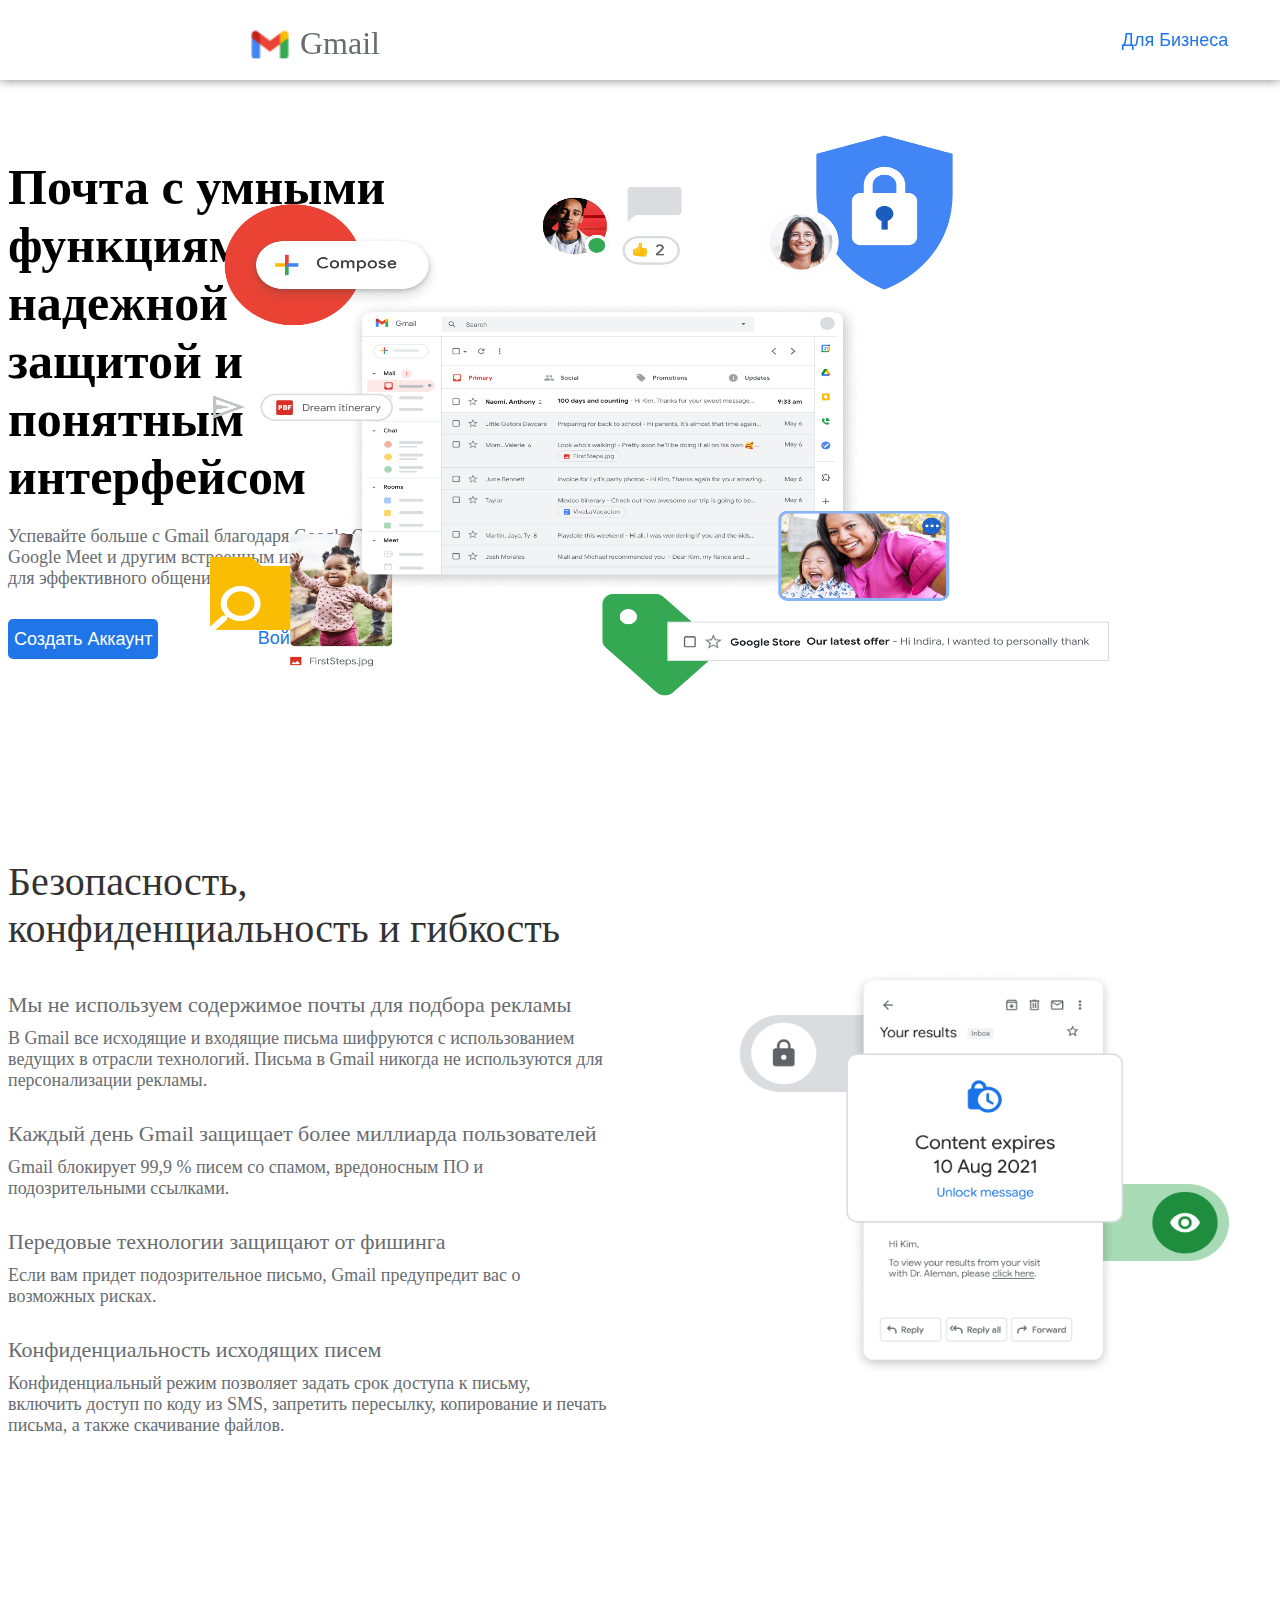
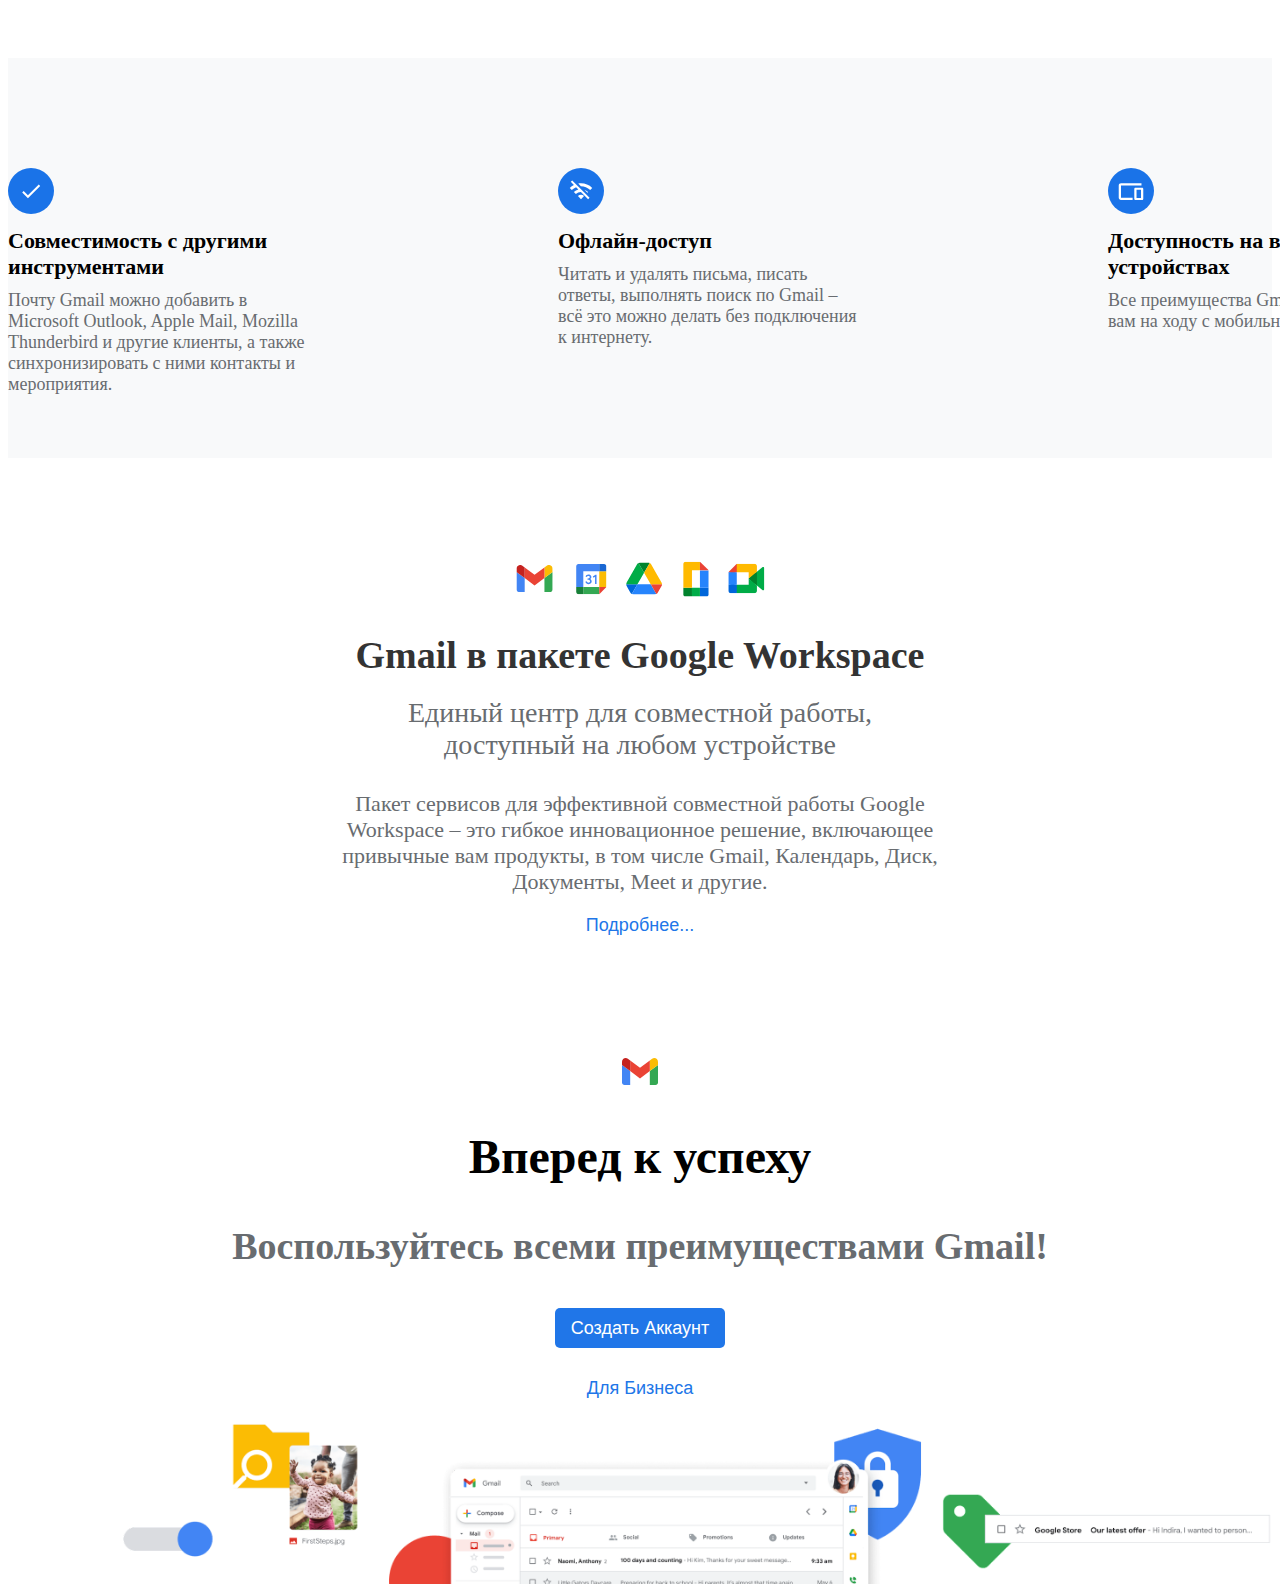
<file: index.html>
<!DOCTYPE html>
<html>
<head>
	<meta charset="utf-8">
	<link rel="stylesheet" type="text/css" href="style.css">
	<link rel="shortcut icon" href="images/google_icon-icons.com_62736.svg" type="image/png">
	<title>Gmail</title>
</head>
<body>



 <header class="header">
 	<div class="header__logo">
 		<a href="#"><img src="images\logo-gmail.png" style="width: 40px; height: 40px;"></a>
 	</div>
 	<div class="header__title"><a href="#" style=" text-decoration: none; color: #686C70">Gmail</a></div>
 	<div class="header__business">
 		<a href="https://workspace.google.com/products/gmail/index.html?utm_source=gmailforwork&utm_medium=et&utm_campaign=global-xsell-website-ft-gmail_for_work_googleworkspacelink&utm_content=forwork"><input type="button" name="Business" value="Для Бизнеса" style="width: 150px; height: 40px;  font-size: 18px; color: #2076E8; background: none; border: 3px silver;  cursor: pointer; "></a>
 	</div>
 	<div class="header__log">
 		<a href="sign.html"><input type="button" name="log" value="Войти" style="width: 150px; height: 40px;  font-size: 18px; color: #2076E8; background: none; border: 3px silver; border-radius: 5px; cursor: pointer; border: 1px solid silver;"></a>
 	</div>
 	<div class="header__regis">
 	<a href="regis.html"><input type="button" name="regis" value="Создать Аккаунт" style="width: 170px; height: 40px;  font-size: 18px; color: #fff; background: #2076E8; border: 3px silver; border-radius: 5px; cursor: pointer;"></a>
 	</div>
 	</header>

  <div class="container">
  	<div class="container-left">
  		<div class="left__title">Почта с умными функциями, надежной защитой и понятным интерфейсом</div>
  		<div class="left__text">Успевайте больше с Gmail благодаря Google Chat, Google Meet и другим встроенным инструментам для эффективного общения.</div>
  		<div class="soz"><input type="button" name="Business" value="Создать Аккаунт" style="width: 150px; height: 40px;  font-size: 18px; color: #fff; background: #2076E8; border: 3px silver;  cursor: pointer; border-radius: 5px; "></div>
  		<div class="inp"><input type="button" name="Business" value="Войти" style="width: 150px; height: 40px;  font-size: 18px; color: #2076E8; background: none; border: 3px silver;  cursor: pointer; border-radius: 5px;">
      </div> 	
   	</div>
    <div class="container-right">
      <img src="images\foto.png" style="width: 900px; height: 600px">
    </div>
  </div>

  <div class="info">
    <div class="info-right">
      <div class="right__suptitle">Безопасность, конфиденциальность и гибкость</div>
      <a href="#"><div class="right__title">Мы не используем содержимое почты для подбора рекламы</div>
      <div class="right__text">В Gmail все исходящие и входящие письма шифруются с использованием ведущих в отрасли технологий. Письма в Gmail никогда не используются для персонализации рекламы.
</div></a>

      <a href="#"><div class="right__title">Каждый день Gmail защищает более миллиарда пользователей</div>
      <div class="right__text">Gmail блокирует 99,9 % писем со спамом, вредоносным ПО и подозрительными ссылками.
</div></a>

      <a href="#"><div class="right__title">Передовые технологии защищают от фишинга</div>
      <div class="right__text">Если вам придет подозрительное письмо, Gmail предупредит вас о возможных рисках.</div></a>

      <a href="#"><div class="right__title">Конфиденциальность исходящих писем</div>
      <div class="right__text">Конфиденциальный режим позволяет задать срок доступа к письму, включить доступ по коду из SMS, запретить пересылку, копирование и печать письма, а также скачивание файлов.</div></a>
    </div>
    <div class="info-left">
      <img id="pic" src="images\foto.png" style="width: 700px; height:  500px;">
      <script>
        const IMAGE_SOURCES = [
  'images/foto1.png', 
  'images/foto2.png', 
  'images/foto5.png', 
  'images/foto7.png', 
  'images/foto8.png'
]; 

var srcGen = imageSrcGenerator(IMAGE_SOURCES), 
    imgEl  = document.getElementById('pic'); 
imgEl.addEventListener('click', function () {
  this.src = srcGen.next().value; 
}); 
imgEl.click(); 

function* imageSrcGenerator(srcArr) {
  let i = -1;
  while (++i < srcArr.length || !(i = 0))
    yield srcArr[i]; 
}
      </script>
      </div>
  </div>

  <div class="icon-info">
    <div class="box">
    <div class="bloc1" style="width:300px;">
      <div class="icon"><svg width="46" height="46" viewBox="0 0 46 46" fill="none" xmlns="http://www.w3.org/2000/svg"><circle cx="23" cy="23" r="23" fill="#1A73E8"></circle><path d="M19.9334 27.2936L15.6401 23.0002L14.209 24.4313L19.9334 30.1558L32.2001 17.8891L30.769 16.458L19.9334 27.2936Z" fill="white"></path></svg></div>
      <div class="icon__title">Совместимость с другими инструментами</div>
      <div class="icon__text">Почту Gmail можно добавить в Microsoft Outlook, Apple Mail, Mozilla Thunderbird и другие клиенты, а также синхронизировать с ними контакты и мероприятия.</div>
    </div>
    <div class="bloc2" style="width:300px;">
      <div class="icon"><svg width="46" height="46" viewBox="0 0 46 46" fill="none" xmlns="http://www.w3.org/2000/svg">
  <circle cx="23" cy="23" r="23" fill="#1A73E8"></circle>
  <path d="M32.2003 21.9782L34.2447 19.9337C30.4319 16.1208 25.1776 14.6693 20.2403 15.5279L22.8776 18.1653C26.251 18.1448 29.6345 19.4124 32.2003 21.9782ZM19.9336 28.1115L23.0003 31.1782L26.067 28.1115C24.3803 26.4146 21.6305 26.4146 19.9336 28.1115ZM30.1559 24.0226C29.0519 22.9186 27.7434 22.1315 26.3532 21.6408L29.4403 24.7279L30.1559 24.0226ZM14.2194 12.4102L12.7781 13.8515L15.8959 16.9693C14.4034 17.7155 13.003 18.6968 11.7559 19.9337L13.8003 21.9782C15.0576 20.7208 16.5092 19.7702 18.063 19.1364L20.3527 21.4262C18.6967 21.8657 17.143 22.7346 15.8447 24.0226L17.8892 26.067C19.2692 24.687 21.0683 23.9817 22.8879 23.9613L30.1252 31.1986L31.5665 29.7573L14.2194 12.4102Z" fill="white"></path>
</svg></div>
      <div class="icon__title">Офлайн-доступ</div>
      <div class="icon__text">Читать и удалять письма, писать ответы, выполнять поиск по Gmail – всё это можно делать без подключения к интернету.</div>
    </div>
    <div class="bloc3" style="width:300px;">
      <div class="icon"><svg width="46" height="46" viewBox="0 0 46 46" fill="none" xmlns="http://www.w3.org/2000/svg">
  <circle cx="23" cy="23" r="23" fill="#1A73E8"></circle>
  <path d="M34.1452 19.7549H27.4135C26.8525 19.7549 26.2915 20.2616 26.2915 20.7683V30.9022C26.2915 31.4089 26.8525 31.9156 27.4135 31.9156H34.1452C34.7062 31.9156 35.2672 31.4089 35.2672 30.9022V20.7683C35.2672 20.2616 34.7062 19.7549 34.1452 19.7549ZM33.0232 29.8888H28.5354V21.7817H33.0232V29.8888Z" fill="white"></path>
  <path d="M13.0072 17.4059H33.4718V15.333H13.0072C11.7566 15.333 10.7334 16.2658 10.7334 17.4059V29.8429C10.7334 30.983 11.7566 31.9158 13.0072 31.9158H24.6038V29.8429H13.0072V17.4059Z" fill="white"></path>
</svg></div>
      <div class="icon__title">Доступность на всех устройствах</div>
      <div class="icon__text">Все преимущества Gmail доступны вам на ходу с мобильных устройств.</div>
    </div>
  </div>
  </div>

  <footer class="footer">
    <div class="footer__box">
    <div class="footer-icon">
      <svg width="253" height="41" viewBox="0 0 253 41" fill="none" xmlns="http://www.w3.org/2000/svg">
  <g clip-path="url(#clip0)">
  <path d="M4.93546 34.0295H10.6934V20.0895L2.46777 13.9395V31.5695C2.46777 32.9225 3.57823 34.0295 4.93546 34.0295Z" fill="#4285F4"></path>
  <path d="M30.4351 34.0295H36.193C37.5502 34.0295 38.6607 32.9225 38.6607 31.5695V13.9395L30.4351 20.0895V34.0295Z" fill="#34A853"></path>
  <path d="M30.4351 9.42959V20.0896L38.6607 13.9396V10.6596C38.6607 7.62559 35.1648 5.86259 32.7382 7.70759L30.4351 9.42959Z" fill="#FBBC04"></path>
  <path fill-rule="evenodd" clip-rule="evenodd" d="M10.6934 20.0897V9.42969L20.5641 16.8097L30.4348 9.42969V20.0897L20.5641 27.4697L10.6934 20.0897Z" fill="#EA4335"></path>
  <path d="M2.46777 10.6603V13.9403L10.6934 20.0903V9.43028L8.39022 7.70828C5.96366 5.90428 2.46777 7.62628 2.46777 10.6603Z" fill="#C5221F"></path>
  </g>
  <g clip-path="url(#clip1)">
  <path d="M85.2471 13.1689H69.2944V29.072H85.2471V13.1689Z" fill="white"></path>
  <path d="M72.5649 25.494C71.9667 25.0964 71.5679 24.5001 71.3286 23.7447L72.7245 23.1881C72.8441 23.6652 73.0834 24.023 73.3626 24.3013C73.6816 24.5796 74.0406 24.6988 74.4793 24.6988C74.918 24.6988 75.3168 24.5796 75.6358 24.3013C75.9549 24.023 76.1144 23.6652 76.1144 23.2676C76.1144 22.8302 75.9549 22.4724 75.596 22.1941C75.237 21.9158 74.8382 21.7965 74.3197 21.7965H73.5221V20.4448H74.24C74.6787 20.4448 75.0376 20.3255 75.3567 20.087C75.6757 19.8484 75.7954 19.5304 75.7954 19.093C75.7954 18.7352 75.6757 18.4172 75.3966 18.2184C75.1174 17.9798 74.7983 17.9003 74.3596 17.9003C73.9608 17.9003 73.6418 18.0196 73.4025 18.2184C73.1632 18.4172 73.0036 18.6955 72.884 19.0135L71.528 18.4569C71.7274 17.9401 72.0465 17.5027 72.5251 17.1052C73.0036 16.7076 73.6418 16.5088 74.3995 16.5088C74.9579 16.5088 75.4763 16.6281 75.915 16.8268C76.3537 17.0256 76.7127 17.3437 76.9519 17.7413C77.1912 18.1388 77.3508 18.5364 77.3508 19.0135C77.3508 19.4906 77.2311 19.9279 76.9918 20.246C76.7525 20.6038 76.4734 20.8424 76.1144 21.0412V21.1207C76.5531 21.3195 76.9519 21.5978 77.2311 21.9953C77.5103 22.3929 77.6698 22.8302 77.6698 23.3868C77.6698 23.9435 77.5502 24.4205 77.271 24.8181C76.9918 25.2555 76.6329 25.5735 76.1144 25.8121C75.6358 26.0506 75.0775 26.1699 74.4793 26.1699C73.8013 26.0904 73.1632 25.8916 72.5649 25.494Z" fill="#4285F4"></path>
  <path d="M81.0589 18.6558L79.5434 19.7691L78.7856 18.6161L81.4976 16.668H82.5345V25.8917H81.0589V18.6558Z" fill="#4285F4"></path>
  <path d="M85.2471 29.0723H69.2944V36.2286H85.2471V29.0723Z" fill="#34A853"></path>
  <path d="M85.2472 6.0127H64.5086C63.1925 6.0127 62.1157 7.08615 62.1157 8.39815V29.0721H69.2944V13.1691H85.2472V6.0127Z" fill="#4285F4"></path>
  <path d="M62.1157 29.0723V33.8432C62.1157 35.1552 63.1925 36.2286 64.5086 36.2286H69.2944V29.0723H62.1157Z" fill="#188038"></path>
  <path d="M92.4258 13.1689H85.2471V29.072H92.4258V13.1689Z" fill="#FBBC04"></path>
  <path d="M92.4258 13.1691V8.39815C92.4258 7.08615 91.349 6.0127 90.0329 6.0127H85.2471V13.1691H92.4258Z" fill="#1967D2"></path>
  <path d="M85.2471 36.2286L92.4258 29.0723H85.2471V36.2286Z" fill="#EA4335"></path>
  </g>
  <g clip-path="url(#clip2)">
  <path d="M114.857 31.8982L116.42 34.6452C116.749 35.2192 117.242 35.6702 117.777 35.9982L123.453 26.2402H112.143C112.143 26.8962 112.307 27.5112 112.636 28.0852L114.857 31.8982Z" fill="#0066DA"></path>
  <path d="M130.074 14.76L124.44 5.00195C123.864 5.32995 123.412 5.78095 123.083 6.35495L112.636 24.395C112.307 24.969 112.143 25.584 112.143 26.24H123.453L130.074 14.76Z" fill="#00AC47"></path>
  <path d="M130.074 14.7598L135.75 5.00177C135.174 4.67377 134.557 4.50977 133.899 4.50977H126.29C125.632 4.50977 125.015 4.71477 124.439 5.00177L130.074 14.7598Z" fill="#00832D"></path>
  <path d="M136.736 26.2402H123.452L117.817 35.9982C118.393 36.3262 119.01 36.4902 119.668 36.4902H140.52C141.178 36.4902 141.795 36.3262 142.371 35.9982L136.736 26.2402Z" fill="#2684FC"></path>
  <path d="M142.371 35.9982C142.947 35.6702 143.399 35.2192 143.728 34.6452L144.387 33.4972L147.553 28.0852C147.882 27.5112 148.047 26.8962 148.047 26.2402H136.778L142.371 35.9982Z" fill="#EA4335"></path>
  <path d="M142.331 15.375L137.108 6.35495C136.779 5.78095 136.326 5.32995 135.75 5.00195L130.075 14.76L136.696 26.24H148.007C148.007 25.584 147.842 24.969 147.513 24.395L142.331 15.375Z" fill="#FFBA00"></path>
  </g>
  <g clip-path="url(#clip3)">
  <path d="M177.972 29.8682H169.198V36.2294C169.198 37.5414 170.275 38.6148 171.591 38.6148H177.972V29.8682Z" fill="#00832D"></path>
  <path d="M177.972 3.62793H171.591C170.275 3.62793 169.198 4.70138 169.198 6.01338V12.3746V21.1213V29.8679H177.972V21.1213V12.3746H185.949V3.62793H177.972Z" fill="#FFBA00"></path>
  <path d="M194.723 29.8682H185.949V38.6148H192.33C193.646 38.6148 194.723 37.5414 194.723 36.2294V29.8682Z" fill="#0066DA"></path>
  <path d="M185.949 29.8682H177.972V38.6148H185.949V29.8682Z" fill="#00AC47"></path>
  <path d="M185.949 12.375V21.1217V29.8683H194.723V21.1217V12.375H185.949Z" fill="#2684FC"></path>
  <path d="M185.949 3.62793V12.3746H194.723L185.949 3.62793Z" fill="#EA4335"></path>
  </g>
  <g clip-path="url(#clip4)">
  <path d="M234.698 20.5004L238.194 24.5184L242.924 27.5114L243.746 20.5414L242.924 13.7354L238.112 16.3594L234.698 20.5004Z" fill="#00832D"></path>
  <path d="M214.34 26.855V32.8C214.34 34.153 215.45 35.26 216.808 35.26H222.771L224.005 30.75L222.771 26.855L218.658 25.625L214.34 26.855Z" fill="#0066DA"></path>
  <path d="M222.771 5.74023L214.34 14.1452L218.658 15.3752L222.771 14.1452L224.005 10.2912L222.771 5.74023Z" fill="#E94235"></path>
  <path d="M222.771 14.1455H214.34V26.8555H222.771V14.1455Z" fill="#2684FC"></path>
  <path d="M248.312 9.30678L242.924 13.6938V27.5108L248.353 31.9388C249.175 32.5538 250.327 31.9798 250.327 30.9548V10.2498C250.327 9.22478 249.134 8.65078 248.312 9.30678Z" fill="#00AC47"></path>
  <path d="M234.698 20.5V26.855H222.771V35.26H240.456C241.813 35.26 242.924 34.153 242.924 32.8V27.511L234.698 20.5Z" fill="#00AC47"></path>
  <path d="M240.456 5.74023H233.999H222.771V14.1452H234.698V20.5002L242.924 13.6942V8.20023C242.924 6.84723 241.813 5.74023 240.456 5.74023Z" fill="#FFBA00"></path>
  </g>
  <defs>
  <clipPath id="clip0">
  <rect width="36.1927" height="27.06" fill="white" transform="translate(2.46777 6.96973)"></rect>
  </clipPath>
  <clipPath id="clip1">
  <rect width="30.3101" height="30.2158" fill="white" transform="translate(62.1157 6.0127)"></rect>
  </clipPath>
  <clipPath id="clip2">
  <rect width="35.9048" height="31.98" fill="white" transform="translate(112.143 4.50977)"></rect>
  </clipPath>
  <clipPath id="clip3">
  <rect width="25.5243" height="34.9867" fill="white" transform="translate(169.198 3.62793)"></rect>
  </clipPath>
  <clipPath id="clip4">
  <rect width="35.9871" height="29.52" fill="white" transform="translate(214.34 5.74023)"></rect>
  </clipPath>
  </defs>
</svg>
    </div>
    <div class="footer__title">Gmail в пакете Google Workspace</div>
    <div class="footer__subtitle">Единый центр для совместной работы, доступный на любом устройстве</div>
    <div class="footer__text">Пакет сервисов для эффективной совместной работы Google Workspace – это гибкое инновационное решение, включающее привычные вам продукты, в том числе Gmail, Календарь, Диск, Документы, Meet и другие.</div>
    <a href="https://workspace.google.com/"><input type="button" name="Podd" value="Подробнее..." style="width: 150px; height: 40px; font-size: 18px; color:#2076E8; background: none; border: none; cursor: pointer; padding-top: 20px;"></a>
  </div>
  </footer>

  

  <div class="finish">
    <div class="finish__box">
      <div class="box__icon"><svg width="36" height="27" viewBox="0 0 36 27" fill="none" xmlns="http://www.w3.org/2000/svg">
  <path d="M2.45453 26.9996H8.18176V13.0939L0 6.95898V24.5456C0 25.9014 1.0984 26.9996 2.45453 26.9996Z" fill="#4285F4"></path>
  <path d="M27.8182 26.9996H33.5455C34.9016 26.9996 36 25.9014 36 24.5456V6.95898L27.8182 13.0939V26.9996Z" fill="#34A853"></path>
  <path d="M27.8182 2.46056V13.0943L36 6.95947V3.68754C36 0.654864 32.5371 -1.07722 30.1091 0.742797L27.8182 2.46056Z" fill="#FBBC04"></path>
  <path fill-rule="evenodd" clip-rule="evenodd" d="M8.18182 13.0947V2.46094L17.9999 9.82279L27.818 2.46094V13.0947L17.9999 20.4566L8.18182 13.0947Z" fill="#EA4335"></path>
  <path d="M0 3.68754V6.95947L8.18176 13.0943V2.46056L5.89087 0.742797C3.46293 -1.07722 0 0.654864 0 3.68754Z" fill="#C5221F"></path>
</svg></div>
      <div class="box__title">Вперед к успеху</div>
      <div class="box__text">Воспользуйтесь всеми преимуществами Gmail!</div>
      <div class="box__soz">
        <input type="button" name="regis" value="Создать Аккаунт" style="width: 170px; height: 40px;  font-size: 18px; color: #fff; background: #2076E8; border: 3px silver; border-radius: 5px; cursor: pointer;">
      </div>
      <div class="box__biz">
        <input type="button" name="Business" value="Для Бизнеса" style="width: 150px; height: 40px;  font-size: 18px; color: #2076E8; background: none; border: 3px silver;  cursor: pointer; ">
      </div>
      
    </div>
    <div class="box__img">
        <img src="images\foto8.png" style="width: 100%; ">
      </div>
  </div>

</body>
</html>
</file>
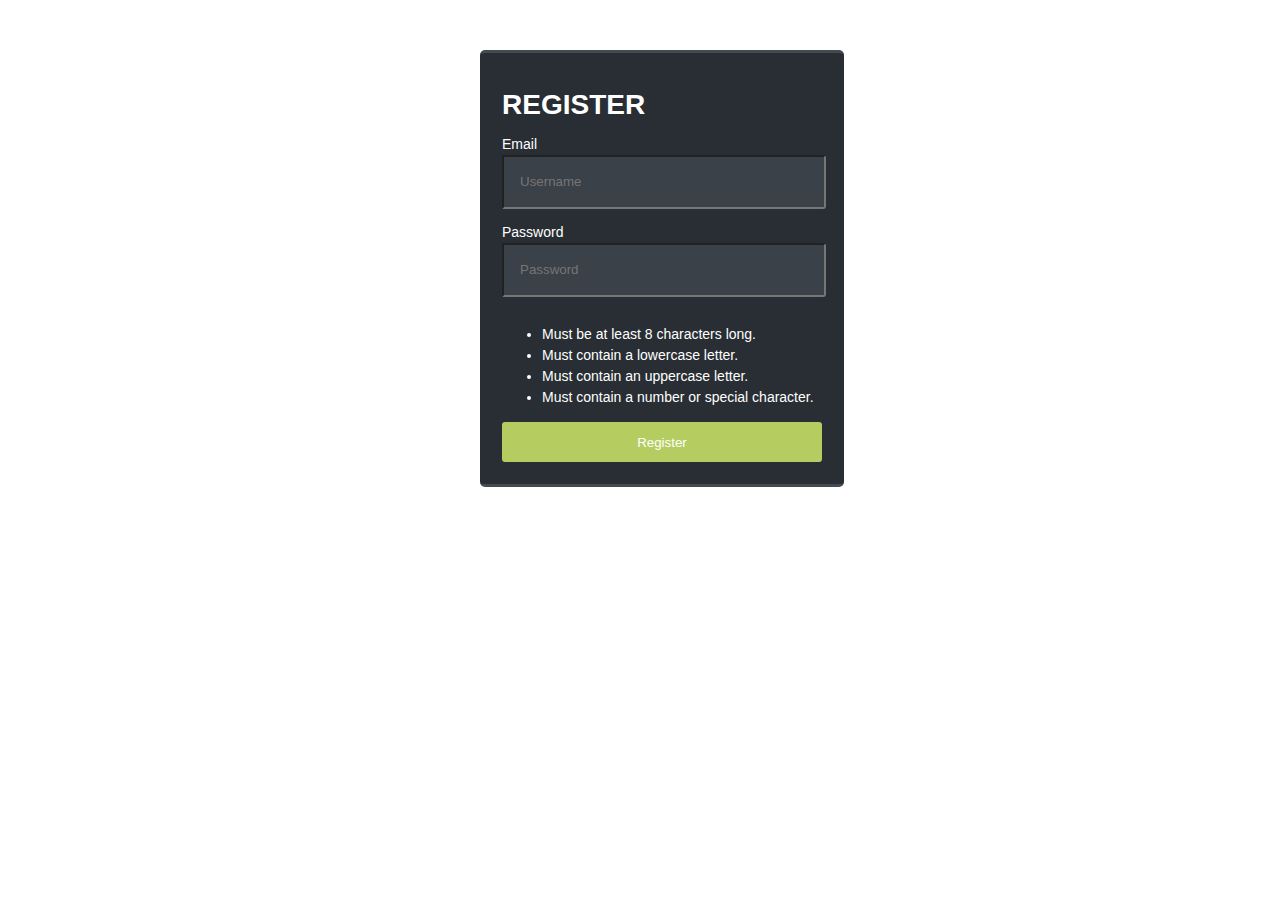
<file: regis.html>
<!DOCTYPE html>
<html>
<head>
    <meta charset="utf-8">
    <title>Registrat</title>
    <link rel="stylesheet" type="text/css" href="regis.css">
</head>
<body>

    

<div class="login">
    <form name='form-login'>

        <h1>REGISTER</h1>

        <label for="name">Email</label>
        <input type="email" id="name" placeholder="Username" required>

        <label for="pw">Password</label>
        <input type="password"
               id= "pw"
               placeholder="Password" required>

        <ul class="helper-text">
            <li class="length">Must be at least 8 characters long.</li>
            <li class="lowercase">Must contain a lowercase letter.</li>
            <li class="uppercase">Must contain an uppercase letter.</li>
            <li class="special">Must contain a number or special character.</li>
        </ul>
        <input id="rgstr_btn" type="submit" value="Register" onclick="store()">

    </form>
</div>
<script type="text/javascript" src="js.js"></script>
</body>
</html>
</file>
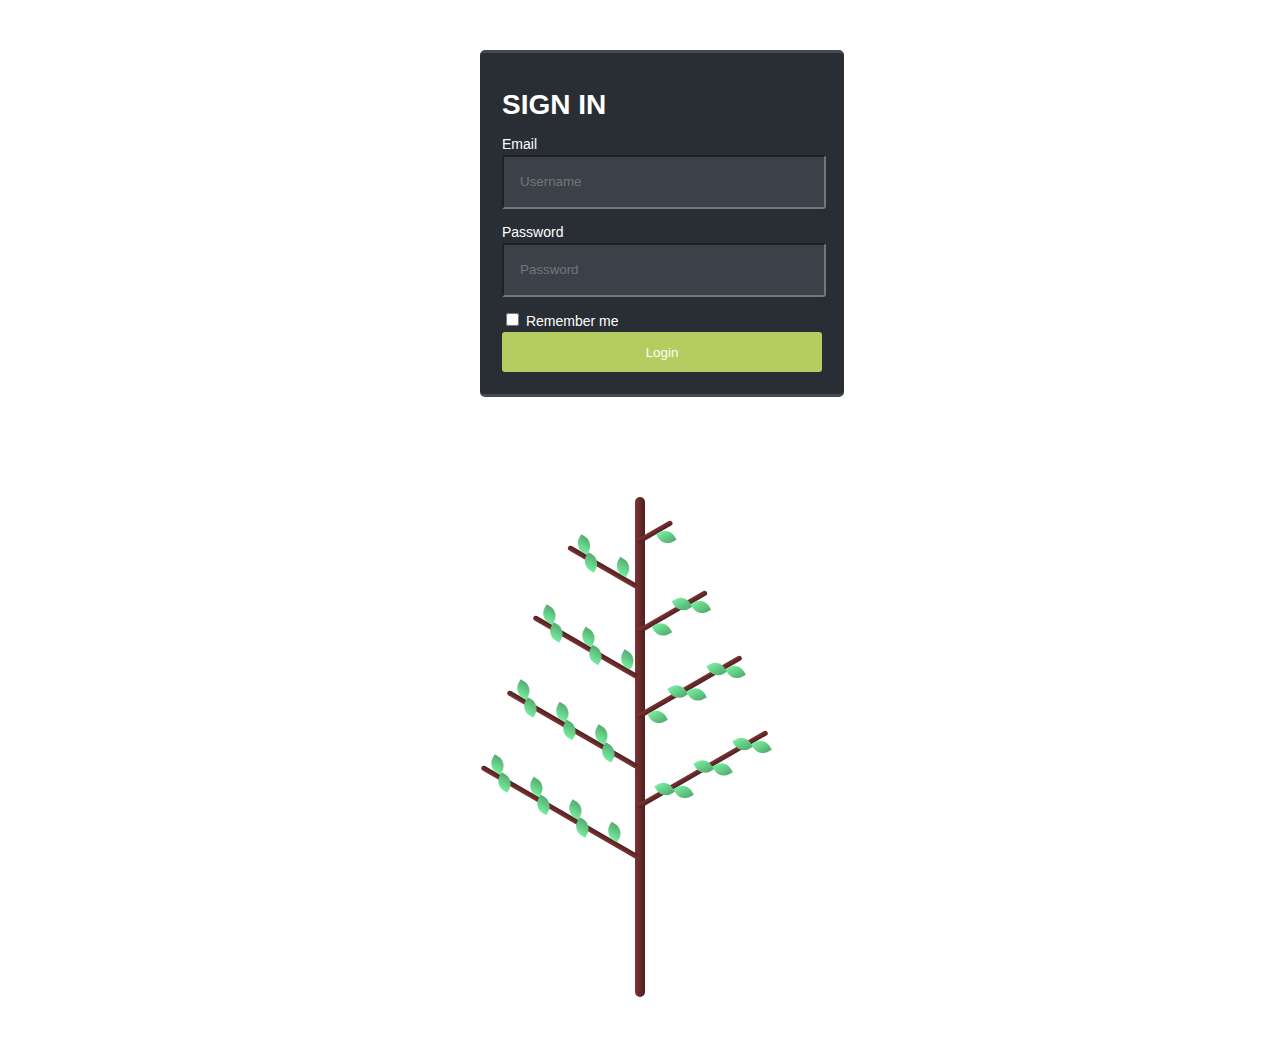
<file: sign.html>
<!DOCTYPE html>
<html>
<head>
    <meta charset="utf-8">
    <title>Sing In</title>
     <link rel="stylesheet" type="text/css" href="regis.css">
</head>
<body>


<div class="login">
    <form name='form-login'>

        <h1>SIGN IN</h1>

        <label for="userName">Email</label>
        <input type="email" id="userName" placeholder="Username" required>

        <label for="userPw">Password</label>
        <input type="password" id= "userPw" placeholder="Password" required>

        <div id="remember">
            <input type="checkbox" value="lsRememberMe" id="rememberMe"
                   style="display: inline-block;">
            <label>Remember me</label>
        </div>

        <input id= "login_btn" type="submit" value="Login" onclick="check()">

    </form>
</div>
<script type="text/javascript" src="js.js"></script>
<script>
document.getElementById("login_btn").onclick = function(){
  var userName = document.getElementById('userName').value;
  var userPw = document.getElementById('userPw').value;
  if (userName == 'admin@mail.ru' && userPw == 'Aa123456') { 
    alert("Welcome");
    window.open("admin.html");}
  else { alert ('Вход запрещен!'); }  
}
</script>

   <div class="canvas">
  <div class="tree">
    <div class="trunk">
      <div class="branch">
        <div class="leaf"></div>
        <div class="leaf"></div>
        <div class="leaf"></div>
        <div class="leaf"></div>
        <div class="leaf"></div>
        <div class="leaf"></div>
        <div class="leaf"></div>
      </div>
      <div class="branch">
        <div class="leaf"></div>
        <div class="leaf"></div>
        <div class="leaf"></div>
        <div class="leaf"></div>
        <div class="leaf"></div>
        <div class="leaf"></div>
      </div>
      <div class="branch">
        <div class="leaf"></div>
        <div class="leaf"></div>
        <div class="leaf"></div>
        <div class="leaf"></div>
        <div class="leaf"></div>
        <div class="leaf"></div>
      </div>
      <div class="branch">
        <div class="leaf"></div>
        <div class="leaf"></div>
        <div class="leaf"></div>
        <div class="leaf"></div>
        <div class="leaf"></div>
      </div>
      <div class="branch">
        <div class="leaf"></div>
        <div class="leaf"></div>
        <div class="leaf"></div>
        <div class="leaf"></div>
        <div class="leaf"></div>
      </div>
      <div class="branch">
        <div class="leaf"></div>
        <div class="leaf"></div>
        <div class="leaf"></div>
      </div>
      <div class="branch">
        <div class="leaf"></div>
        <div class="leaf"></div>
        <div class="leaf"></div>
      </div>
      <div class="branch">
        <div class="leaf"></div>
      </div>
    </div>
  </div>
</div>
</body>
</html>
</file>
<file: style.css>
a {
	text-decoration: none;
}


.header {
 width: 100%;
 height: 80px;
  box-shadow: 0 0 10px rgba(0,0,0,0.5);
  padding-top: 0px;
  position: fixed;
  top: 0px;
  left: 0px;
  z-index: 1;
  background-color: #fff;
}



.header__logo {
	position: fixed;
	left: 250px;
	top: 25px;
	z-index: 0;

}

.header__title {
	font-size: 32px;
	color: #686C70;
	opacity: 2;
	position: fixed;
	left: 300px;
	top: 25px;
	z-index: 0;
}

.header__business {
	position: fixed;
	left: 1100px;
	top: 20px;
	z-index: 0;
}

.header__business:hover {
	background: rgba(0,0,0,0);
	color: #3a7999;
	box-shadow: inset 0 0 0 1px #3a7999;
}


.header__log {
	position: fixed;
	left: 1300px;
	top: 20px;
	z-index: 0;
}

.header__log:hover {
	background-color: #686C70;
}

.header__regis {
	position: fixed;
	left: 1500px;
	top: 20px;
	z-index: 0;
}
.header__regis:hover {
	background-color: #3200E8;
	border-radius: 5px;
}

.container {
	margin: 0 auto;
	width: 1400px;
	height: 700px;
	padding-top: 150px;
}

.container-left {
	position: relative;
width: 300px;
height: 1000px;
}

.left__title {
	width: 400px;
	text-align: left;
	font-size: 50px;
	font-weight: 700;
}

.left__text {
	width: 400px;
	padding-top: 20px;
	font-size: 18px;
	color: #686C70;
}

.soz {
	padding-top: 30px;
}

.inp {
	position: absolute;
	left: 200px;
	top: 460px;
}

.inp:hover {
	background: rgba(0,0,0,0);
	color: #3a7999;
	box-shadow: inset 0 0 0 1px #3a7999;
	background-color: #686C70;
	border-radius: 5px;
}

.container-right {
	position: absolute;
	right: 170px;
	top: 100px;
}

.info {
	margin: 0 auto;
    width: 1400px;
    height: 800px;
    position: relative;
}

.info-right{
	width: 600px;
	height: 700px;
}

.right__suptitle{
	font-size: 40px;
	font-weight: 700px;
	color: #333;
	padding-bottom: 40px;
}

.right__title {
	font-size: 22px;
	padding-bottom: 10px;
	color: #686C70;
}

.right__title:hover {
	color: blue;
}

.right__text {
	font-size: 18px;
	padding-bottom: 30px;
	color: #686C70;
}

.info-left {
	position: absolute;
	right: 0px;
	top: 50px;
}

.icon-info {
	width: 100%;
	height: 400px;
	background-color: #F8F9FA;
}

.box {
	padding-top: 110px;
	margin: 0 auto;
	display: flex;
	width: 1400px;
	justify-content: space-between;
}

.icon {
	padding-bottom: 10px;
}

.icon__title {
	padding-bottom: 10px;
	font-size: 22px;
	font-weight: 700;
}

.icon__text {
	font-size: 18px;
	color: #686C70;
}

.footer__box {
	text-align: center;
	position: relative;
	padding-top: 100px;
	width: 600px;
	height: 500px;
    margin: 0 auto;
}

.footer-icon {
 padding-bottom: 30px;	
}

.footer__title {
	font-size: 38px;
	color: #333;
	font-weight: 700;
	padding-bottom: 20px;
}

.footer__subtitle {
	font-size: 28px;
	color:  #686C70;
	padding-bottom: 30px;
}

.footer__text {
	font-size: 22px;
	color:  #686C70;

}

.finish {
	width: 100%;
	height: 300px;
}

.finish__box {
	text-align: center;
	margin: 0 auto;
	width: 900px;
}

.box__icon {
	padding-bottom: 40px;
}

.box__title {
	font-size: 48px;
	font-weight: 700;
	padding-bottom: 40px;
}

.box__text {
	font-size: 38px;
	font-weight: 700;
	padding-bottom: 40px;
	color:  #686C70;
}

.box__soz {
	padding-bottom: 20px;
}

@media (max-width: 380px) {

.header {
  width: 100%;
  height: 50px;
  box-shadow: 0 0 10px rgba(0,0,0,0.5);
  padding-top: 0px;
  position: fixed;
  top: 0px;
  left: 0px;
  z-index: 1;
  background-color: #fff;
}



.header__logo {
	position: fixed;
	left: 0px;
	top: 15px;
	z-index: 0;

}
.header__log {
	position: fixed;
	right: 0;
	top: 15px;
	z-index: 0;
	padding-right: 10px;
}

.сontainer-right {
	position: absolute;
	left: 0;
	top: 400px;
}
}
</file>
<file: regis.css>
@charset "utf-8";
        @import url(http://weloveiconfonts.com/api/?family=fontawesome);

        [class*="fontawesome-"]:before {
          font-family: 'FontAwesome', sans-serif;
        }

        body {
          background: white;
          color: white;
          font: 87.5%/1.5em 'Open Sans', sans-serif;
          margin: 0;
        }

        p {
          line-height: 1.5em;
        }

        after { clear: both; }

        .login {
          margin: 50px auto;
          width: 320px;
        }

        .login form {
          margin: auto;
          padding: 22px 22px 22px 22px;
          width: 100%;
          border-radius: 5px;
          background: #282e33;
          border-top: 3px solid #434a52;
          border-bottom: 3px solid #434a52;
        }

        .login form span {
          background-color: #363b41;
          border-radius: 3px 0px 0px 3px;
          border-right: 3px solid #434a52;
          color: #606468;
          display: block;
          float: left;
          line-height: 50px;
          text-align: center;
          width: 50px;
          height: 50px;
        }

        .login form input[type="email"] {
          background-color: #3b4148;
          border-radius: 0px 3px 3px 0px;
          color: #a9a9a9;
          margin-bottom: 1em;
          padding: 0 16px;
          width: 90%;
          height: 50px;
        }

        .login form input[type="password"] {
          background-color: #3b4148;
          border-radius: 0px 3px 3px 0px;
          color: #a9a9a9;
          margin-bottom: 1em;
          padding: 0 16px;
          width: 90%;
          height: 50px;
        }

        .login form input[type="submit"] {
          background: #b5cd60;
          border: 0;
          width: 100%;
          height: 40px;
          border-radius: 3px;
          color: white;
          cursor: pointer;
          transition: background 0.3s ease-in-out;
        }
        #login form input[type="submit"]:hover {
          background: #16aa56;
        }

  @keyframes leaf-odd-grow {
  0% {
    transform: scale(0);
  }
  100% {
    transform: scale(1);
  }
}

@keyframes leaf-even-grow {
  0% {
    transform: rotate(-90deg) scale(0);
  }
  100% {
    transform: rotate(-90deg) scale(1);
  }
}

html, body {
  margin: 0;
  padding: 0;
}

.canvas {
  display: flex;
  justify-content: center;
  align-items: center;
  width: 100%;
  min-height: 600px;
}

.trunk,
.branch {
  border-radius: 25px;
  background: linear-gradient(to right, #7f3333, #4d2020);
}

.trunk {
  position: relative;
  
  width: 10px;
  height: 500px;
  margin: 0 auto;
}

.branch {
  position: absolute;
  
  width: 5px;
  
  transform-origin: bottom center;
}

.branch:nth-child(even) {
  transform: rotate(60deg);
}

.branch:nth-child(odd) {
  transform: rotate(-60deg);
}

.branch:nth-child(1) {
  top: 180px;
  
  height: 180px;
}

.branch:nth-child(2) {
  top: 160px;

  height: 150px;
}

.branch:nth-child(3) {
  top: 120px;
  
  height: 150px;
}

.branch:nth-child(4) {
  top: 100px;
  
  height: 120px;
}

.branch:nth-child(5) {
  top: 60px;
  
  height: 120px;
}

.branch:nth-child(6) {
  top: 55px;
  
  height: 80px;
}

.branch:nth-child(7) {
  top: 10px;
  
  height: 80px;
}

.branch:nth-child(8) {
  top: 5px;
  
  height: 40px;
}

.leaf {
  position: absolute;
  
  width: 15px;
  height: 15px;
  
  border-radius: 75% 0 75% 0;
  background: linear-gradient(to right, #77ed9e, #53ad71);
}

.leaf:nth-child(odd) {
  left: 100%;
  
  transform-origin: 0% 100%;
  animation-name: leaf-odd-grow;
  animation-duration: 4s;
  animation-fill-mode: both;
}

.leaf:nth-child(even) {  
  left: -150%;
  
  transform-origin: 50% 100%;
  animation-name: leaf-even-grow;
  animation-duration: 4s;
  animation-fill-mode: both;
}

.leaf:nth-child(1) {
  top: 5px;
  
  animation-delay: 3.5s;
}

.leaf:nth-child(2) {
  top: 20px;
  
  animation-delay: 3s;
}

.leaf:nth-child(3) {
  top: 50px;
  
  animation-delay: 2.5s;
}

.leaf:nth-child(4) {
  top: 65px;
  
  animation-delay: 2s;
}

.leaf:nth-child(5) {
  top: 95px;
  
  animation-delay: 1.5s;
}

.leaf:nth-child(6) {
  top: 110px;
  
  animation-delay: 1s;
}

.leaf:nth-child(7) {
  top: 140px;
  
  animation-delay: 0.5s;
}
</file>
